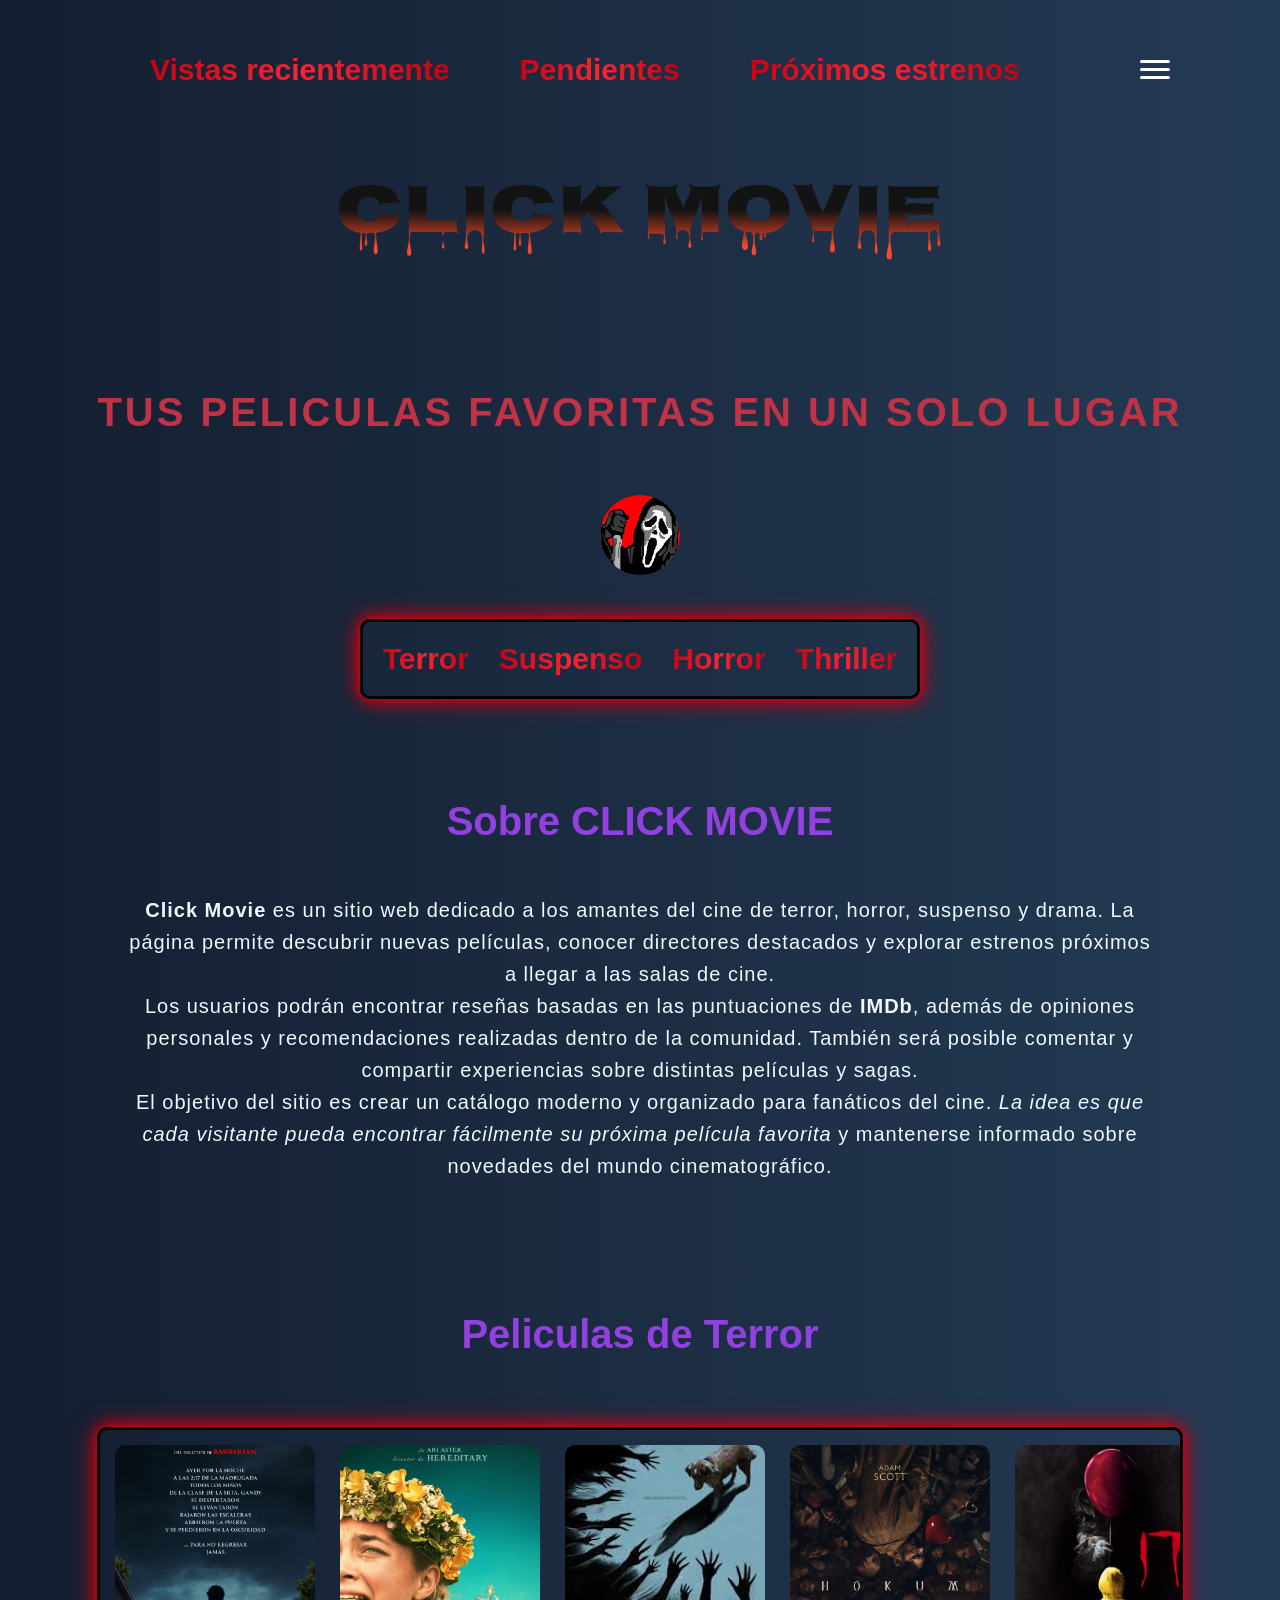
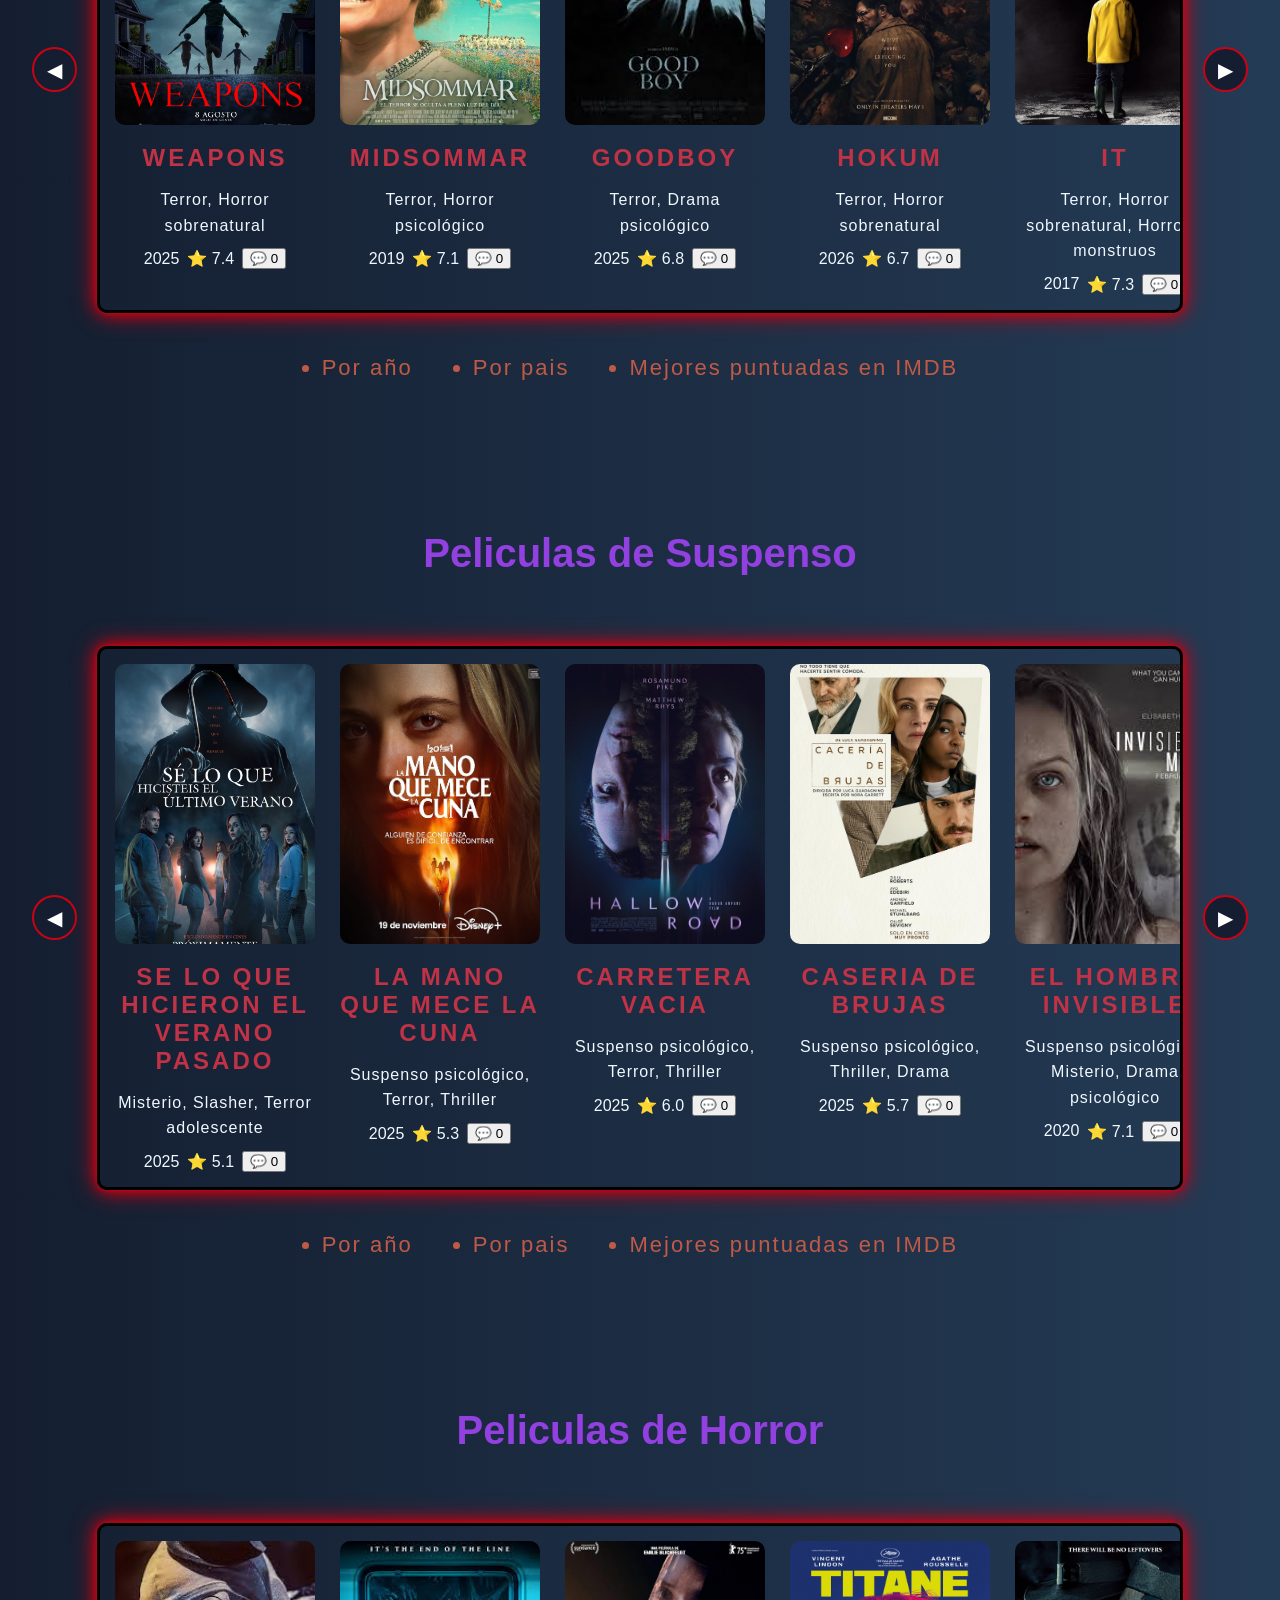
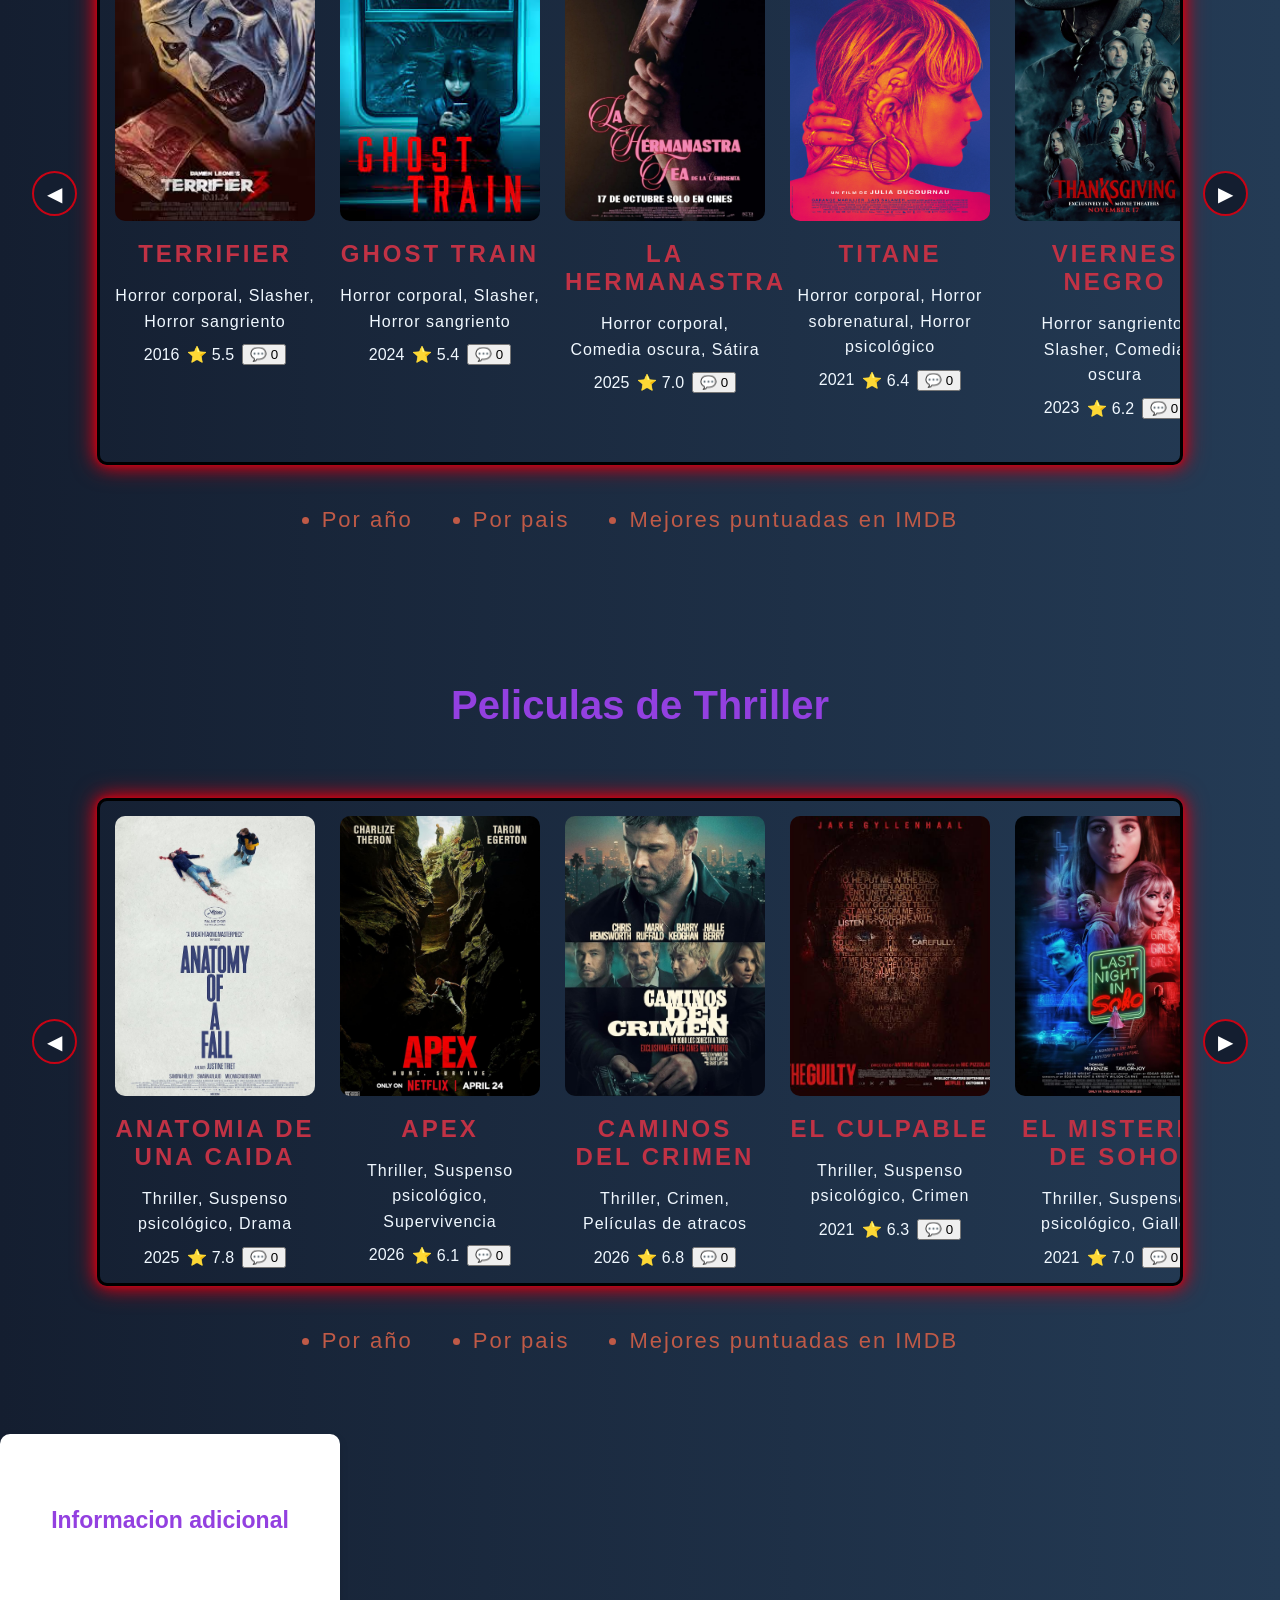
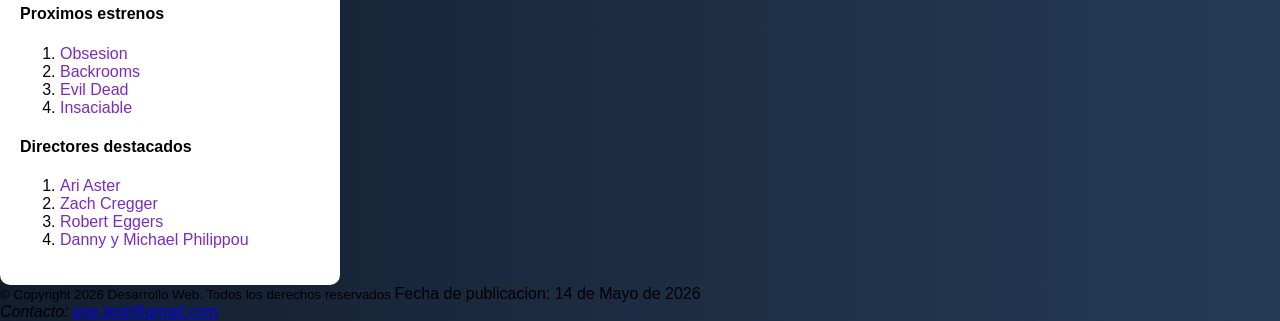
<file: index.html>
<!DOCTYPE html>
<html lang="es">
  <head>
  <meta charset="UTF-8">
  <title>Click Movie</title>
  <meta name="viewport" content="width=device-width, initial-scale=1.0">
  <!--CSS-->
  <link rel="stylesheet" href="style.css">

  <!--iCONO FAVICON-->
<link rel="shortcut icon" href="assets/iconofavicon.png">

<!--GOOGLE FONT-->
<link rel="preconnect" href="https://fonts.googleapis.com">
<link rel="preconnect" href="https://fonts.gstatic.com" crossorigin>
<link href="https://fonts.googleapis.com/css2?family=Nosifer&display=swap" rel="stylesheet">

  </head>
 <body>

  <!--CABECERA DE PAGINA-->
  <header>
    <nav class="nav-principal">

    <ul>
        <li>
            <a href="recientes.html">Vistas recientemente</a>
        </li>

        <li>
            <a href="pendientes.html">Pendientes</a>
        </li>

        <li>
    <a href="proximos-estrenos.html">Próximos estrenos</a>
    </li>

    </ul>

    <button class="menu-hamburguesa" aria-label="Abrir menú">
        <span></span>
        <span></span>
        <span></span>
    </button>
    
    </nav>

    <h1>CLICK MOVIE</h1>
      <h2> tus peliculas favoritas en un solo lugar</h2>
      <div class="ghostface-conteiner"> 
      <img
      src="img/GhostFace.jpg"
      alt="Ghost Face"
      class="ghostface"
      >
<nav class="nav-generos">
      <ul>
        <li><a href="#Terror">Terror</a></li>
        <li><a href="#Suspenso">Suspenso</a></li>
        <li><a href="#Horror">Horror</a></li>
        <li><a href="#Thriller">Thriller</a></li>
      </ul>
    </nav>

  </header>
<main> 
   <section>
    <article>
      <header> 
        <h3> Sobre CLICK MOVIE</h3>
      </header>
      <p>
        <strong>Click Movie</strong> es un sitio web dedicado a los amantes del cine de
      terror, horror, suspenso y drama. La página permite descubrir nuevas
      películas, conocer directores destacados y explorar estrenos próximos
      a llegar a las salas de cine.
      </p>
      <p>
        Los usuarios podrán encontrar reseñas basadas en las puntuaciones de
      <strong>IMDb</strong>, además de opiniones personales y recomendaciones
      realizadas dentro de la comunidad. También será posible comentar y
      compartir experiencias sobre distintas películas y sagas.
    </p>
    <p>
      El objetivo del sitio es crear un catálogo moderno y organizado para
      fanáticos del cine. <em>La idea es que cada visitante pueda encontrar
      fácilmente su próxima película favorita</em> y mantenerse informado sobre
      novedades del mundo cinematográfico.
    </p>
    </article>
   </section>
       
    
  <section id="Terror">

        <header>
      <h3>Peliculas de Terror</h3>
      </header>


    <div class="posters">

      <!--BOTON ANTERIOR-->

      <button class="btn-carrusel anterior" type="button">
         ◀
      </button>

      <!--CARRUSEL-->
      <div class="carousel"> 

       <!--CARDS DE TERROR-->
       <article class="card-pelicula"  data-pelicula="Weapons">
       
        <img 
           src="img/weapons.jpg"
           alt="Poster de la pelicula Weapons"
          >

          <h2>Weapons</h2>

          <p class="datos-pelicula">
            Terror, Horror sobrenatural
          </p>

          <div class="info-pelicula">
            <span>2025</span>
            <span>⭐ 7.4</span>

            <button class="btn-comentarios" type="button">
              💬 0
            </button>

          </div>

       </article>


       <article class="card-pelicula" data-pelicula="Midsommar">

      
      <img
      src="img/midsommar.jpg"
      alt="Poster de la pelicula Midsommar"
      >

      <h2>Midsommar</h2>

      <p class="datos-pelicula">
        Terror, Horror psicológico
      </p>

      <div class="info-pelicula">
         <span>2019</span>
        <span>⭐ 7.1</span>

        <button class="btn-comentarios" type="button">
           💬 0
        </button>

      </div>

       </article>

       <article class="card-pelicula" data-pelicula="Goodboy">

      <img
      src="img/goodboy.jpg"
      alt="Poster de la pelicula goodboy"
      >

      <h2>Goodboy</h2>

      <p class="datos-pelicula">
        Terror, Drama psicológico
      </p>

      <div class="info-pelicula">
         <span>2025</span>
        <span>⭐ 6.8</span>

        <button class="btn-comentarios" type="button">
           💬 0
        </button>
      </div>
       </article>

      
<article class="card-pelicula" data-pelicula="Hokum">
 
  
      <img
      src="img/hokum.jpg"
      alt="Poster de la pelicula hokum"
      >

      <h2>Hokum</h2>

      <p class="datos-pelicula">
        Terror, Horror sobrenatural
      </p>

      <div class="info-pelicula">
         <span>2026</span>
        <span>⭐ 6.7</span>

        <button class="btn-comentarios" type="button">
           💬 0
        </button>
      </div>
       </article>
      
<article class="card-pelicula" data-pelicula="It">
 
        <img
      src="img/IT2017.jpg"
      alt="Poster de la pelicula IT"
      >

      <h2>It</h2>

      <p class="datos-pelicula">
        Terror, Horror sobrenatural, Horror y monstruos
      </p>

      <div class="info-pelicula">
         <span>2017</span>
        <span>⭐ 7.3</span>

        <button class="btn-comentarios" type="button">
           💬 0
        </button>
      </div>
       </article>

       <article class="card-pelicula" data-pelicula="Maligno">

      
          <img
      src="img/maligno.jpg"
      alt="Poster de la pelicula maligno"
     >
      
      <h2>Maligno</h2>

      <p class="datos-pelicula">
        Terror, Horror sobrenatural, Horror y monstruos
      </p>

      <div class="info-pelicula">
         <span>2021</span>
        <span>⭐ 6.2</span>

        <button class="btn-comentarios" type="button">
           💬 0
        </button>
      </div>
       </article>

       <article class="card-pelicula" data-pelicula="Nosferatu">

        <img
      src="img/nosferatu.jpg"
      alt="Poster de la pelicula nosferatu"
      >
      
      <h2>Nosferatu</h2>

      <p class="datos-pelicula">
        Terror, Horror sobrenatural, Horror y vampiros
      </p>

      <div class="info-pelicula">
         <span>2024</span>
        <span>⭐ 7.1</span>

        <button class="btn-comentarios" type="button">
           💬 0
        </button>
      </div>
       </article>

<article class="card-pelicula" data-pelicula="Obsession">

        <img
      src="img/obsession.jpg"
      alt="Poster de la pelicula obsession"
      >

      <h2>Obsession</h2>

      <p class="datos-pelicula">
        Terror, Horror sobrenatural, Suspenso psicológico
      </p>

      <div class="info-pelicula">
         <span>2025</span>
        <span>⭐ 7.8</span>

        <button class="btn-comentarios" type="button">
           💬 0
        </button>
      </div>
       </article>
      
       <article class="card-pelicula" data-pelicula="Pecadores">

         <img
      src="img/pecadores.jpg"
      alt="Poster de la pelicula pecadores"
     >
      
     <h2>Pecadores</h2>

      <p class="datos-pelicula">
        Terror, Horror folclórico, Horror y vampiros
      </p>

      <div class="info-pelicula">
         <span>2025</span>
        <span>⭐ 7.5</span>

        <button class="btn-comentarios" type="button">
           💬 0
        </button>
      </div>
       </article>

       <article class="card-pelicula" data-pelicula="Scream 7">

          <img
      src="img/scream7.jpg"
      alt="Poster de la pelicula scream7"
      >
     
       <h2>Scream 7</h2>

      <p class="datos-pelicula">
        Terror, Slasher, Misterio
      </p>

      <div class="info-pelicula">
         <span>2026</span>
        <span>⭐ 5.5</span>

        <button class="btn-comentarios" type="button">
           💬 0
        </button>
      </div>
       </article>

        <article class="card-pelicula" data-pelicula="The Medium">

        <img
      src="img/themedium.jpg"
      alt="Poster de la pelicula The Medium"
      >

      <h2>The Medium</h2>

      <p class="datos-pelicula">
        Terror, Horror folclórico, Horror sobrenatural
      </p>

      <div class="info-pelicula">
         <span>2021</span>
        <span>⭐ 6.5</span>

        <button class="btn-comentarios" type="button">
           💬 0
        </button>
      </div>
       </article>

        <article class="card-pelicula" data-pelicula="The Witch">

      <img
      src="img/thewitch.jpg"
      alt="Poster de la pelicula the Witch"
      >
      
      <h2>The Witch</h2>

      <p class="datos-pelicula">
        Terror, Fantasia sobrenatural, Drama psicológico
      </p>

      <div class="info-pelicula">
         <span>2015</span>
        <span>⭐ 7.0</span>

        <button class="btn-comentarios" type="button">
           💬 0
        </button>
      </div>
       </article>

       <article class="card-pelicula" data-pelicula="Togheter">

          <img
      src="img/togheter.jpg"
      alt="Poster de la pelicula Togheter"
     >
      
     <h2>Togheter</h2>

      <p class="datos-pelicula">
        Terror, Horror psicológico, Horror corporal
      </p>

      <div class="info-pelicula">
         <span>2025</span>
        <span>⭐ 6.7 </span>

        <button class="btn-comentarios" type="button">
           💬 0
        </button>
      </div>
       </article>

     </div>
      
     <!--BOTON SIGUIENTE-->
<button class="btn-carrusel siguiente" type="button">
    ▶
</button>

    </div>
      
      <!--agregar en CSS margin-bottom: 20px-->
      <ul class="filtros"> 
        <li> Por año </li>
        <li> Por pais</li>
        <li> Mejores puntuadas en IMDB</li>
      </ul>
    </section>

    <section id="Suspenso">
      
        <header>
      <h3>Peliculas de Suspenso</h3>
      </header>

      <div class="posters">

        <!--BOTON ANTERIOR-->
<button class="btn-carrusel anterior" type="button">
     ◀
</button>

<!--CARRUSEL-->
        <div class="carousel"> 

          <!--TODAS LAS CARDS DE SUSPENSO-->

     <article class="card-pelicula" data-pelicula="Se lo que hicieron el verano pasado">

      <img
      src="img/slqhevp.jpg"
      alt="Poster de Se lo que hicieron el verano pasado"
       >
      
      <h2>Se lo que hicieron el verano pasado</h2>

      <p class="datos-pelicula">
        Misterio, Slasher, Terror adolescente
      </p>

      <div class="info-pelicula">
         <span>2025</span>
        <span>⭐ 5.1</span>

        <button class="btn-comentarios" type="button">
           💬 0
        </button>
      </div>
       </article>

<article class="card-pelicula" data-pelicula="La mano que mece la cuna">


      <img
      src="img/mqmlc.jpg"
      alt="Poster de La mano que mece la cuna"
      >

       <h2>La mano que mece la cuna</h2>

      <p class="datos-pelicula">
        Suspenso psicológico, Terror, Thriller
      </p>

      <div class="info-pelicula">
         <span>2025</span>
        <span>⭐ 5.3</span>

        <button class="btn-comentarios" type="button">
           💬 0
        </button>
      </div>
       </article>

<article class="card-pelicula" data-pelicula="Carretera Vacia">

      <img
      src="img/carretera-vacia.jpg"
      alt="Poster de carretera-vacia"
     >

     <h2>Carretera Vacia</h2>

      <p class="datos-pelicula">
        Suspenso psicológico, Terror, Thriller
      </p>

      <div class="info-pelicula">
         <span>2025</span>
        <span>⭐ 6.0</span>

        <button class="btn-comentarios" type="button">
           💬 0
        </button>
      </div>
       </article>

       <article class="card-pelicula" data-pelicula="Caseria de Brujas">
      
      <img
      src="img/caseria-de-brujas.jpg"
      alt="Poster de caseria-de-brujas"
      >
      
      <h2>Caseria de Brujas</h2>

      <p class="datos-pelicula">
        Suspenso psicológico, Thriller, Drama
      </p>

      <div class="info-pelicula">
         <span>2025</span>
        <span>⭐ 5.7 </span>

        <button class="btn-comentarios" type="button">
           💬 0
        </button>
      </div>
       </article>

<article class="card-pelicula" data-pelicula="El Hombre Invisible">
      
      <img
      src="img/el-hombre-invisible.jpg"
      alt="Poster de el-hombre-invisible"
      >
      
      <h2>El Hombre Invisible</h2>

      <p class="datos-pelicula">
        Suspenso psicológico, Misterio, Drama psicológico
      </p>

      <div class="info-pelicula">
         <span>2020</span>
        <span>⭐ 7.1 </span>

        <button class="btn-comentarios" type="button">
           💬 0
        </button>
      </div>
       </article>

<article class="card-pelicula" data-pelicula="Huye">

      <img
      src="img/huye.jpg"
      alt="Poster de huye"
      >
      
      <h2>Huye</h2>

      <p class="datos-pelicula">
        Suspenso, Misterio, Horror psicológico
      </p>

      <div class="info-pelicula">
         <span>2017</span>
        <span>⭐ 7.8 </span>

        <button class="btn-comentarios" type="button">
           💬 0
        </button>
      </div>
       </article>

       <article class="card-pelicula" data-pelicula="La Empleada">

      <img
      src="img/la-empleada.jpg"
      alt="Poster de la-empleada"
     >

      <h2>La Empleada</h2>

      <p class="datos-pelicula">
        Suspenso, Suspenso psicológico, Drama
      </p>

      <div class="info-pelicula">
         <span>2025</span>
        <span>⭐ 6.7</span>

        <button class="btn-comentarios" type="button">
           💬 0
        </button>
      </div>
       </article>

       <article class="card-pelicula" data-pelicula="Longless">

      <img
      src="img/longless.jpg"
      alt="Poster de longless"
     >
     
     <h2>Longless</h2>

      <p class="datos-pelicula">
        Suspenso, Horror psicológico, Asesino en serie
      </p>

      <div class="info-pelicula">
         <span>2024</span>
        <span>⭐ 6.5</span>

        <button class="btn-comentarios" type="button">
           💬 0
        </button>
      </div>
       </article>

<article class="card-pelicula" data-pelicula="Muerte en Invierno">
      <img
      src="img/muerte-en-invierno.jpg"
      alt="Poster de muerte-en-invierno"
     >
       <h2>Muerte en Invierno</h2>

      <p class="datos-pelicula">
        Suspenso psicológico, Acción, Thriller
      </p>

      <div class="info-pelicula">
         <span>2025</span>
        <span>⭐ 6.1</span>

        <button class="btn-comentarios" type="button">
           💬 0
        </button>
      </div>
       </article>

       <article class="card-pelicula" data-pelicula="Observados">

      <img
      src="img/observados.jpg"
      alt="Poster de observados"
     >
      
     <h2>Observados</h2>

      <p class="datos-pelicula">
        Suspenso psicológico, Misterio, Horror folclórico
      </p>

      <div class="info-pelicula">
         <span>2024</span>
        <span>⭐ 5.7 </span>

        <button class="btn-comentarios" type="button">
           💬 0
        </button>
      </div>
       </article>

       <article class="card-pelicula" data-pelicula="Parpadea dos Veces">

      <img
      src="img/parpadea-dos-veces.jpg"
      alt="Poster de parpadea-dos-veces"
      >
      
      <h2>Parpadea dos Veces</h2>

      <p class="datos-pelicula">
        Suspenso psicológico, Misterio, Thriller
      </p>

      <div class="info-pelicula">
         <span>2024</span>
        <span>⭐ 6.5 </span>

        <button class="btn-comentarios" type="button">
           💬 0
        </button>
      </div>
       </article>

        <article class="card-pelicula" data-pelicula="Presence">

      <img
      src="img/presence.jpg"
      alt="Poster de presence"
      >
      
<h2>Presence</h2>

      <p class="datos-pelicula">
        Suspenso psicológico, Drama psicológico, Terror
      </p>

      <div class="info-pelicula">
         <span>2024</span>
        <span>⭐ 6.1 </span>

        <button class="btn-comentarios" type="button">
           💬 0
        </button>
      </div>
       </article>

      </div>
      
      <!--BOTON SIGUIENTE-->
      <button class="btn-carrusel siguiente" type="button">
            ▶
      </button>
      </div>

            <!--agregar en CSS margin-bottom: 20px-->
    <ul class="filtros"> 
      <li>Por año</li>
      <li>Por pais</li>
      <li>Mejores puntuadas en IMDB</li>
</ul>
</section>

<section id="Horror">
    <header>
  <h3>Peliculas de Horror</h3>
  </header>

  <div class="posters">

    <!--BOTON ANTERIOR-->
    <button class="btn-carrusel anterior" type="button">
        ◀
    </button>

    <!--CARRUSEL-->
    <div class="carousel"> 

      <!--TODAS LAS CARDS DE HORROR-->
  <article class="card-pelicula" data-pelicula="Terrifier">

     <img
  src="img/terrifier.jpg"
  alt="Poster de Terrifier 3"
  >
 
  <h2>Terrifier</h2>

      <p class="datos-pelicula">
       Horror corporal, Slasher, Horror sangriento
      </p>

      <div class="info-pelicula">
         <span>2016</span>
        <span>⭐ 5.5 </span>

        <button class="btn-comentarios" type="button">
           💬 0
        </button>
      </div>
       </article>

<article class="card-pelicula" data-pelicula="Ghost Train">

  <img
  src="img/ghost-train.jpg"
  alt="Poster de Ghost Train"
  >
  
  <h2>Ghost Train</h2>

      <p class="datos-pelicula">
       Horror corporal, Slasher, Horror sangriento
      </p>

      <div class="info-pelicula">
         <span>2024</span>
        <span>⭐ 5.4 </span>

        <button class="btn-comentarios" type="button">
           💬 0
        </button>
      </div>
       </article>

       <article class="card-pelicula" data-pelicula="La hermanastra Fea">
  
        <img
  src="img/la-hermanastra-fea.jpg"
  alt="Poster de la-hermanastra-fea"
   >
  
   <h2>La Hermanastra</h2>

      <p class="datos-pelicula">
       Horror corporal, Comedia oscura, Sátira
      </p>

      <div class="info-pelicula">
         <span>2025</span>
        <span>⭐ 7.0 </span>

        <button class="btn-comentarios" type="button">
           💬 0
        </button>
      </div>
       </article>

        <article class="card-pelicula" data-pelicula="Titane">
  
  <img
  src="img/titane.jpg"
  alt="Poster de titane"
  >
 
<h2>Titane</h2>

      <p class="datos-pelicula">
       Horror corporal, Horror sobrenatural, Horror psicológico
      </p>

      <div class="info-pelicula">
         <span>2021</span>
        <span>⭐ 6.4 </span>

        <button class="btn-comentarios" type="button">
           💬 0
        </button>
      </div>
       </article>

       <article class="card-pelicula" data-pelicula="Viernes Negro">

        <img
  src="img/viernes-negro.jpg"
  alt="Poster de viernes-negro"
   >
  
   <h2>Viernes Negro</h2>

      <p class="datos-pelicula">
       Horror sangriento, Slasher, Comedia oscura
      </p>

      <div class="info-pelicula">
         <span>2023</span>
        <span>⭐ 6.2 </span>

        <button class="btn-comentarios" type="button">
           💬 0
        </button>
      </div>
       </article>


       <article class="card-pelicula" data-pelicula="Leatherface">

  <img
  src="img/leatherface2017.jpg"
  alt="Poster de leatherface2017"
   >
 
   <h2>Leatherface</h2>

      <p class="datos-pelicula">
       Horror sangriento, Slasher, Comedia oscura
      </p>

      <div class="info-pelicula">
         <span>2017</span>
        <span>⭐ 5.0 </span>

        <button class="btn-comentarios" type="button">
           💬 0
        </button>
      </div>
       </article>


       <article class="card-pelicula" data-pelicula="La Sustancia">

  <img
  src="img/la-sustancia.jpg"
  alt="Poster de la la-sustancia"
  >
  
<h2>La Sustancia</h2>

      <p class="datos-pelicula">
       Horror corporal, Horror psicológico, Comedia oscura
      </p>

      <div class="info-pelicula">
         <span>2024</span>
        <span>⭐ 7.2 </span>

        <button class="btn-comentarios" type="button">
           💬 0
        </button>
      </div>
       </article>
       

       <article class="card-pelicula" data-pelicula="El Templo de los Huesos">

  <img
  src="img/el-templo-de-los-huesos.jpg"
  alt="Poster de el-templo-de-los-huesos"
  >
  
 <h2>El Templo de los Huesos</h2>

      <p class="datos-pelicula">
       Horror psicológico, Terror Zombie, Ciencia ficción distópica
      </p>

      <div class="info-pelicula">
         <span>2026</span>
        <span>⭐ 7.2 </span>

        <button class="btn-comentarios" type="button">
           💬 0
        </button>
      </div>
       </article>


 <article class="card-pelicula" data-pelicula="Evil Dead">
  
  <img
  src="img/evil-dead.jpg"
  alt="Poster de evil-dead"
  >

 <h2>Evil Dead</h2>

      <p class="datos-pelicula">
       Horror psicológico, Terror Zombie, Ciencia ficción distópica
      </p>

      <div class="info-pelicula">
         <span>2013</span>
        <span>⭐ 6.5 </span>

        <button class="btn-comentarios" type="button">
           💬 0
        </button>
      </div>
       </article>


       <article class="card-pelicula" data-pelicula="Te van a matar">
  
  <img
  src="img/tevanamatar.jpg"
  alt="Poster de tevanamatar"
  >
  
<h2>Te van a Matar</h2>

      <p class="datos-pelicula">
       Horror psicológico, Horror sangriento, Comedia oscura
      </p>

      <div class="info-pelicula">
         <span>2026</span>
        <span>⭐ 6.3 </span>

        <button class="btn-comentarios" type="button">
           💬 0
        </button>
      </div>
       </article>


 <article class="card-pelicula" data-pelicula="Obsession">
  
  <img
  src="img/obsession.jpg"
  alt="Poster de obsession"
  >
  
<h2>Obssesion</h2>

      <p class="datos-pelicula">
       Horror psicológico, Horror sangriento, Comedia oscura
      </p>

      <div class="info-pelicula">
         <span>2025</span>
        <span>⭐ 7.8 </span>

        <button class="btn-comentarios" type="button">
           💬 0
        </button>
      </div>
       </article>
  </div>

  <!--BOTON SIGUIENTE-->
  <button class="btn-carrusel siguiente" type="button">
        ▶
  </button>
  </div>


              <!--agregar en CSS margin-bottom: 20px-->
<ul class="filtros">
  <li>Por año</li>
  <li>Por pais</li>
  <li>Mejores puntuadas en IMDB</li>
</ul>
</section>

<section id="Thriller"> 
    <header>
  <h3>Peliculas de Thriller</h3>
  </header>
  
  <div class="posters">

    <!--BOTON ANTERIOR-->
    <button class="btn-carrusel anterior" type="button">
        ◀
    </button>

    <!--CARRUSEL-->
    <div class="carousel">

<!--TODAS LAS CARDS DE THRILLER-->
   <article class="card-pelicula" data-pelicula="Anatomia de una Caida">
    
    <img
  src="img/AnatomiaDeUnaCaida.jpg"
  alt="Poster de Anatomia de una Caida"
  >
  
<h2>Anatomia de una Caida</h2>

      <p class="datos-pelicula">
       Thriller, Suspenso psicológico, Drama
      </p>

      <div class="info-pelicula">
         <span>2025</span>
        <span>⭐ 7.8 </span>

        <button class="btn-comentarios" type="button">
           💬 0
        </button>
      </div>
       </article>


       <article class="card-pelicula" data-pelicula="Apex">

  <img
  src="img/Apex.jpg"
  alt="Poster de Apex"
  >
    
<h2>Apex</h2>

      <p class="datos-pelicula">
       Thriller, Suspenso psicológico, Supervivencia
      </p>

      <div class="info-pelicula">
         <span>2026</span>
        <span>⭐ 6.1 </span>

        <button class="btn-comentarios" type="button">
           💬 0
        </button>
      </div>
       </article>


 <article class="card-pelicula" data-pelicula="Caminos del Crimen">

  <img
  src="img/CaminosDelCrimen.jpg"
  alt="Poster de Caminos del Crimen"
  >
  
  <h2>Caminos del Crimen</h2>

      <p class="datos-pelicula">
       Thriller, Crimen, Películas de atracos
      </p>

      <div class="info-pelicula">
         <span>2026</span>
        <span>⭐ 6.8 </span>

        <button class="btn-comentarios" type="button">
           💬 0
        </button>
      </div>
       </article>


<article class="card-pelicula" data-pelicula="El Culpable">

  <img
  src="img/ElCulpable.jpg"
  alt="Poster de El Culpable"
  >
  
<h2>El Culpable</h2>

      <p class="datos-pelicula">
       Thriller, Suspenso psicológico, Crimen
      </p>

      <div class="info-pelicula">
         <span>2021</span>
        <span>⭐ 6.3 </span>

        <button class="btn-comentarios" type="button">
           💬 0
        </button>
      </div>
       </article>


       <article class="card-pelicula" data-pelicula="El Misterio de Soho">

  <img
  src="img/ElMisterioDeSoho.jpg"
  alt="Poster de El Misterio de Soho"
  >
  
<h2>El Misterio de Soho</h2>

      <p class="datos-pelicula">
       Thriller, Suspenso psicológico, Giallo
      </p>

      <div class="info-pelicula">
         <span>2021</span>
        <span>⭐ 7.0 </span>

        <button class="btn-comentarios" type="button">
           💬 0
        </button>
      </div>
       </article>


       <article class="card-pelicula" data-pelicula="Hermosa Venganza">

  <img
  src="img/HermosaVenganza.jpg"
  alt="Poster de Hermosa Venganza"
  >
  
<h2>Hermosa Venganza</h2>

      <p class="datos-pelicula">
       Thriller, Misterio, Tragedia
      </p>

      <div class="info-pelicula">
         <span>2020</span>
        <span>⭐ 7.5 </span>

        <button class="btn-comentarios" type="button">
           💬 0
        </button>
      </div>
       </article>


       <article class="card-pelicula" data-pelicula="La decisión de Partir">

  <img
  src="img/LaDecisiónDePartir.jpg"
  alt="Poster de La Decisión de Partir"
  >
  
<h2>La Decisión de Partir</h2>

      <p class="datos-pelicula">
       Thriller, Suspenso psicológico, Policia
      </p>

      <div class="info-pelicula">
         <span>2022</span>
        <span>⭐ 7.2 </span>

        <button class="btn-comentarios" type="button">
           💬 0
        </button>
      </div>
       </article>


 <article class="card-pelicula" data-pelicula="Pequeños Secretos">

  <img
  src="img/PequeñosSecretos.jpg"
  alt="Poster de Pequeños Secretos"
  >
 
 <h2>Pequeños Secretos</h2>

      <p class="datos-pelicula">
       Thriller, Policial, Suspenso psicológico
      </p>

      <div class="info-pelicula">
         <span>2021</span>
        <span>⭐ 6.3 </span>

        <button class="btn-comentarios" type="button">
           💬 0
        </button>
      </div>
       </article> 


       <article class="card-pelicula" data-pelicula="Reptile">

  <img
  src="img/Reptile.jpg"
  alt="Poster de Reptile"
  >
  
<h2>Reptile</h2>

      <p class="datos-pelicula">
       Thriller, Policial, Suspenso psicológico, Misterio
      </p>

      <div class="info-pelicula">
         <span>2023</span>
        <span>⭐ 6.8 </span>

        <button class="btn-comentarios" type="button">
           💬 0
        </button>
      </div>
       </article> 


     
      <article class="card-pelicula" data-pelicula="The Amateur">
 
  <img
  src="img/TheAmateur.jpg"
  alt="Poster de El Amateur"
   >

   <h2>The Amateur</h2>

      <p class="datos-pelicula">
       Thriller, Acción, Espias
      </p>

      <div class="info-pelicula">
         <span>2025</span>
        <span>⭐ 6.5 </span>

        <button class="btn-comentarios" type="button">
           💬 0
        </button>
      </div>
       </article> 


  <article class="card-pelicula" data-pelicula="Una Casa de Dinamita">
 
  <img
  src="img/UnaCasaLlenaDeDinamita.jpg"
  alt="Poster de Una Casa de Dinamita"
  >
  
<h2>Una Casa de Dinamita</h2>

      <p class="datos-pelicula">
       Thriller, Suspenso político, Drama
      </p>

      <div class="info-pelicula">
         <span>2025</span>
        <span>⭐ 6.4 </span>

        <button class="btn-comentarios" type="button">
           💬 0
        </button>
      </div>
       </article> 


       <article class="card-pelicula" data-pelicula="Wake up Dead Man">

  <img
  src="img/WakeUpDeadMan.jpg"
  alt="Poster de Wake Up Dead Man"
  >
  
<h2>Wake Up Dead Man</h2>

      <p class="datos-pelicula">
       Thriller, Misterio, Crimen
      </p>

      <div class="info-pelicula">
         <span>2025</span>
        <span>⭐ 7.3 </span>

        <button class="btn-comentarios" type="button">
           💬 0
        </button>
      </div>
       </article> 
       
  </div>

  <!--BOTON SIGUIENTE-->
  <button class="btn-carrusel siguiente" type="button">
          ▶
  </button>

  </div>
  
                <!--agregar en CSS margin-bottom: 20px-->

  <ul class="filtros">
    <li>Por año</li>
    <li>Por pais</li>
    <li>Mejores puntuadas en IMDB</li>
    
  </ul>
</section>

<!--aside-->
  <aside>
    <header>
        <h3>Informacion adicional</h3>
    </header>
    <h4>Proximos estrenos</h4>

    <ol>
      <li>
        <a href="https://www.imdb.com/es-es/title/tt37287335/?ref_=nv_srb_trend_title_1" target="_blank"> 
       Obsesion
        </a>
      </li>

      <li>
        <a href="https://www.imdb.com/es-es/title/tt26657236/?ref_=nv_sr_srsg_0_tt_8_nm_0_in_0_q_blackroo" target="_blank">
          Backrooms
        </a>
      </li>

      <li>
        <a href="https://www.imdb.com/es-es/title/tt31170389/?ref_=nv_sr_srsg_0_tt_8_nm_0_in_0_q_evil%20dead" target="_blank">
          Evil Dead
        </a>
       </li>

      <li>
        <a href="https://www.imdb.com/es-es/title/tt35050712/?ref_=nv_sr_srsg_0_tt_8_nm_0_in_0_q_insacia" target="_blank">
          Insaciable
        </a>
         </li>
           </ol>

    <h4>Directores destacados</h4>
    <ol> 
      <li>
        <a href="https://es.wikipedia.org/wiki/Ari_Aster" target="_blank">
            Ari Aster          
        </a>
      </li>

      <li>
        <a href="https://es.wikipedia.org/wiki/Zach_Cregger" target="_blank">
          Zach Cregger
        </a>
      </li>

      <li>
        <a href="https://es.wikipedia.org/wiki/Robert_Eggers" target="_blank"> 
          Robert Eggers
        </a>
      </li>

      <li>
        <a href="https://en-wikipedia-org.translate.goog/wiki/Danny_and_Michael_Philippou?_x_tr_sl=en&_x_tr_tl=es&_x_tr_hl=es&_x_tr_pto=tc" target="_blank" >
          Danny y Michael Philippou
        </a>
      </li>
    </ol>
   
  </aside>
  

   
  </main>
  <footer>
    <!--Pie de Pagina-->
    <small>&copy; Copyright 2026 Desarrollo Web. Todos los derechos reservados </small>
    <time datetime="2026-01-01"> Fecha de publicacion: 14 de Mayo de 2026</time>
    <address id="Contact">Contacto: <a href= "mailto:eve.test@gmail.com">eve.test@gmail.com
       </a>
      </address>
  </footer>

  <script src="script-index.js"></script>

 </body>
</html>
</file>
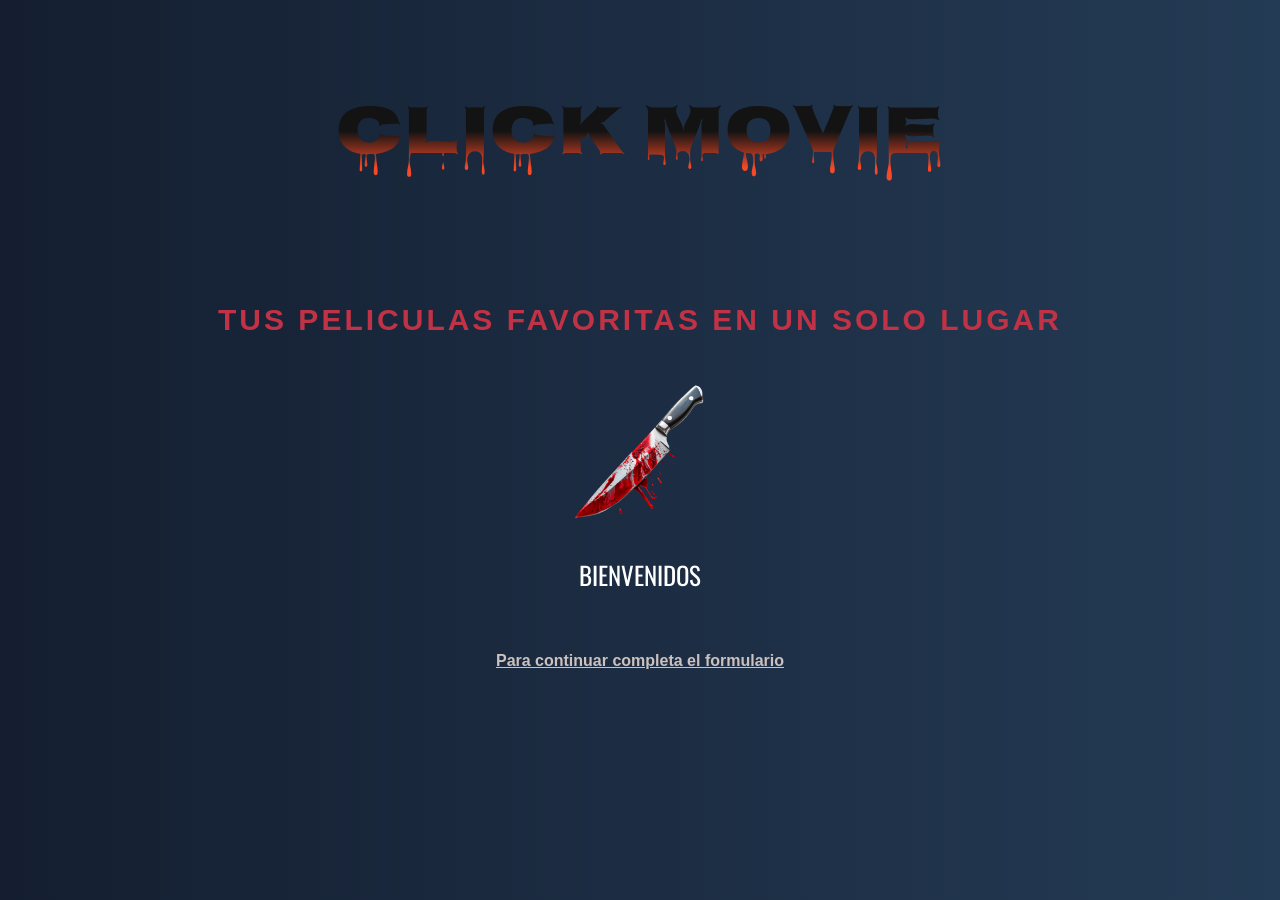
<file: index1Inicio.html>
<!DOCTYPE html>
<html lang="es">
  <head>
  <meta charset="UTF-8">
  <title>My Website</title>
  <meta name="viewport" content="width=device-width, initial-scale=1.0">
  <!--CSS-->
  <link rel="stylesheet" href="style1Inicio.css">
  <link rel="preconnect" href="https://fonts.googleapis.com">
<link rel="preconnect" href="https://fonts.gstatic.com" crossorigin>
<link href="https://fonts.googleapis.com/css2?family=Oswald:wght@200..700&display=swap" rel="stylesheet">
<link rel="preconnect" href="https://fonts.googleapis.com">
<link rel="preconnect" href="https://fonts.gstatic.com" crossorigin>
<link href="https://fonts.googleapis.com/css2?family=Nosifer&display=swap" rel="stylesheet">
  <!--iCONO-->
<link rel="shortcut icon" href="assets/iconofavicon.png">
  </head>

   <!--Cabecera de pagina-->
   <body> 
  <header>
    <h1>CLICK MOVIE</h1>
    <h2> tus peliculas favoritas en un solo lugar</h2>
<nav>
</nav>
  
  <main>
    <div class="intro"> 
      <img
      src="img/knife-intro.png"
      alt="cuchillo de terror"
      class="cuchillo"
      >

    <h3 class="bienvenidos">
      BIENVENIDOS
    </h3>
    </div>

    <br>
    <p class="boton-formulario"> 
      Para continuar completa el formulario
    </p>
    </main>
 </body> 




</html>
</file>
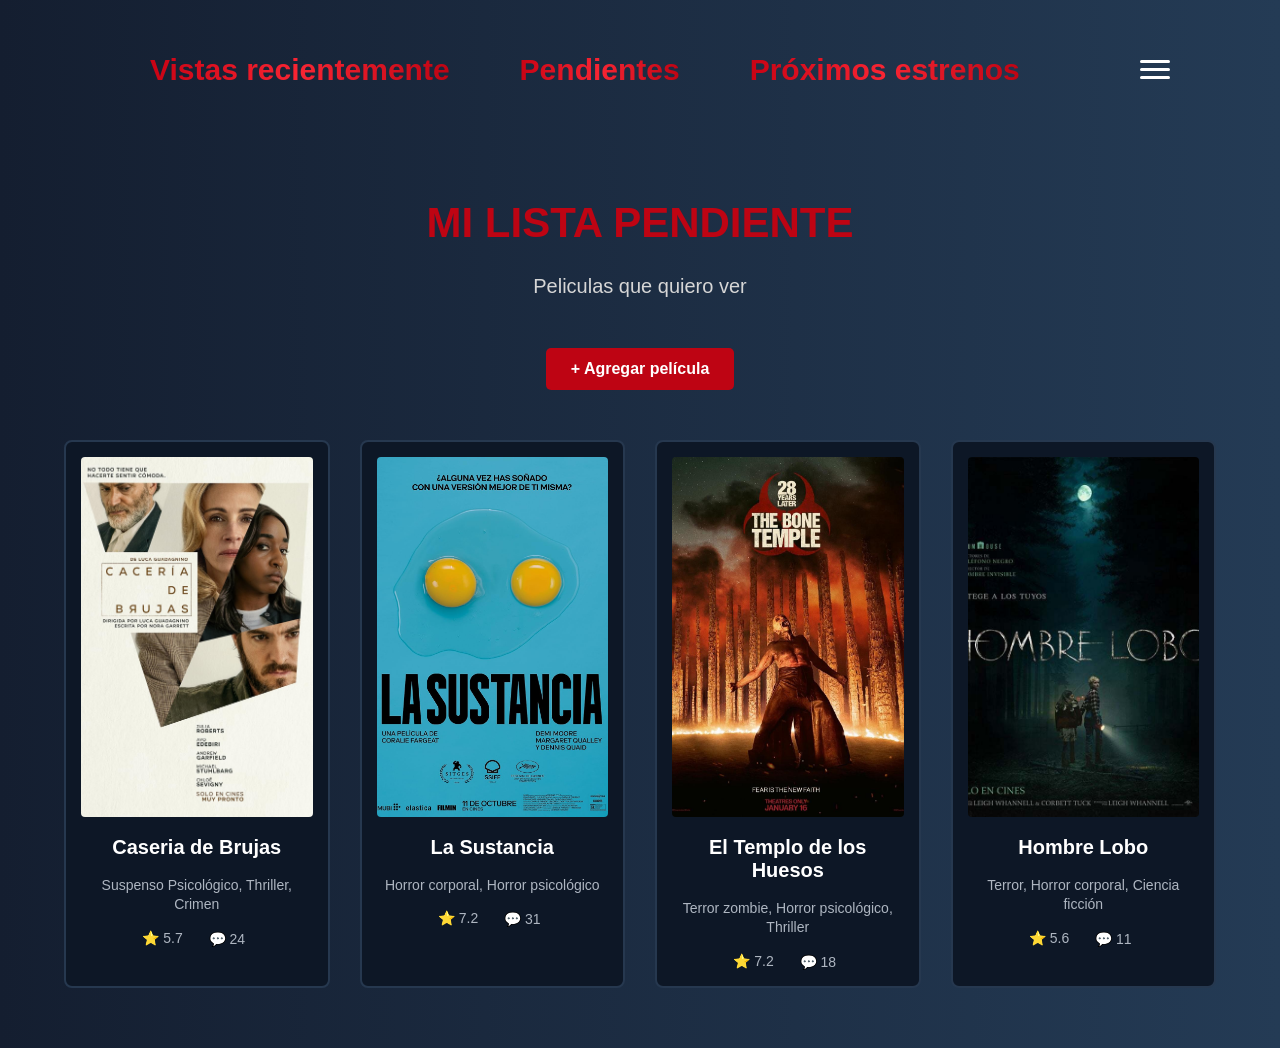
<file: pendientes.html>
<!DOCTYPE html>
<html lang="en">

<head>
  <meta charset="UTF-8">
  <meta name="viewport" content="width=device-width, initial-scale=1.0">
  <title>Click Movie - Pendientes</title>

   <!--CSS-->
  <link rel="stylesheet" href="style-pendientes.css">

  <!--iCONO FAVICON-->
<link rel="shortcut icon" href="assets/iconofavicon.png">

 <!-- Google Fonts -->
<link rel="preconnect" href="https://fonts.googleapis.com">
<link rel="preconnect" href="https://fonts.gstatic.com" crossorigin>
<link href="https://fonts.googleapis.com/css2?family=Nosifer&display=swap" rel="stylesheet">

</head>

<body>

  <!--CABECERA DE PAGINA-->

  <header>

    <nav class="nav-principal">

<ul>
  <li>
    <a href="recientes.html">Vistas recientemente</a>
  </li>

  <li>
    <a href="pendientes.html">Pendientes</a>
  </li>

  <li>
    <a href="proximos-estrenos.html">Próximos estrenos</a>
  </li>

</ul>

<button class="menu-hamburguesa" aria-label="Abrir menú">
  <span></span>
  <span></span>
  <span></span>
</button>

    </nav>

  </header>

  <!--CONTENIDO PRINCIPAL-->
    
<main class="peliculas-container">

  <h1>Mi lista Pendiente</h1>

  <p class="descripcion">
    Peliculas que quiero ver
  </p>

  <a href="index.html" class="btn-agregar">
    + Agregar película
  </a>

  <section class="grid-pelicula">

    <article class="card-pelicula" data-pelicula="CaseriadeBrujas">

      <img src="img/caseria-de-brujas.jpg" alt="Poster de Caseria de Brujas">

      <h2>Caseria de Brujas</h2>

      <p class="datos-pelicula">
        Suspenso Psicológico, Thriller, Crimen
      </p>

      <div class="info-pelicula">

       <span>⭐ 5.7</span>
       <button class="btn-comentarios" data-pelicula="CaseriadeBrujas">
         💬 24
       </button>
        
      </div>

    </article>

     <article class="card-pelicula" data-pelicula="LaSustancia">

            <img src="img/la-sustancia.jpg" alt="Poster de La Sustancia">

            <h2>La Sustancia</h2>

            <p class="datos-pelicula">
                Horror corporal, Horror psicológico
            </p>

            <div class="info-pelicula">

                <span>⭐ 7.2</span>
                 <button class="btn-comentarios" data-pelicula="LaSustancia">
                  💬 31
                 </button>
              
            </div>

        </article>

         <article class="card-pelicula" data-pelicula="ElTemplodelosHuesos">

            <img src="img/el-templo-de-los-huesos.jpg" alt="Poster de El Templo de los Huesos">

            <h2>El Templo de los Huesos</h2>

            <p class="datos-pelicula">
                Terror zombie, Horror psicológico, Thriller
            </p>

            <div class="info-pelicula">

                <span>⭐ 7.2</span>
              <button class="btn-comentarios" data-pelicula="ElTemplodelosHuesos">
              💬 18
              </button>
                
            </div>

        </article>

         <article class="card-pelicula" data-pelicula="HombreLobo">

            <img src="img/hombreLobo.jpg" alt="Poster de Hombre Lobo">

            <h2>Hombre Lobo</h2>

            <p class="datos-pelicula">
                Terror, Horror corporal, Ciencia ficción
            </p>

            <div class="info-pelicula">
                <span>⭐ 5.6</span>
                <button class="btn-comentarios" data-pelicula="HombreLobo">
                 💬 11
                </button>
                
            </div>

        </article>

      </section>

      <!---OVERLAY SINOPSIS-->
      <div class="overlay" id="overlay">
      <div class="detalle-pelicula">

        <button class="cerrar-overlay" id="cerrar-overlay">
        ✕
        </button>

        <h2 id="detalle-titulo"></h2>
        <p id="detalle-genero"></p>
        <p id="detalle-sinopsis"></p>

        <div id="detalle-info">
          <span id="detalle-rating"></span>

          <button
          class="btn-comentarios-detalle"
          id="btn-comentarios-detalle"
          type="button">
          💬 0
        </button>
        
        </div>

      </div>
      </div>

      <!--OVERLAY COMENTARIOS-->

      <div class="overlay-comentarios" id="overlay-comentarios">

        <div class="comentarios-pelicula">
          <button class="cerrar-comentarios" id="cerrar-comentarios">
              ✕
          </button>

          <h2 id="comentarios-titulo"></h2>

          <div class="lista-comentarios" id="lista-comentarios">
            
          </div>

          <div class="nuevo-comentario">
            <h3>Dejá tu comentario</h3>

            <div class="puntuacion">
              <span>Tu puntuación</span>

              <button type="button"  data-puntuacion="1" aria-label="1 estrella">★</button>
              <button type="button"  data-puntuacion="2" aria-label="2 estrellas">★</button>
              <button type="button"  data-puntuacion="3" aria-label="3 estrellas">★</button>
              <button type="button"  data-puntuacion="4" aria-label="4 estrellas">★</button>
              <button type="button"  data-puntuacion="5" aria-label="5 estrellas">★</button>

            </div>

            <textarea
            id="texto-comentario"
            placeholder="Escribí tu comentario...">
          </textarea>

          <button class="btn-publicar" id="btn-publicar">
            Publicar comentario
          </button>

          </div>
          </div>
        </div>
      

</main>

<!--SCRIPT OVERLAY-->
<script src="script-pendientes.js"></script>


</body>


</html>
</file>
<file: style.css>
body{
   font-family: Verdana, Geneva, Tahoma, sans-serif;
   background: linear-gradient(to right, #141e30, #243b55);
   margin: 0;
   padding: 0;
}

header{
   text-align: center;
   padding: 30px;
}


h1{

  font-family: "Nosifer", sans-serif;
 
  font-size: 70px;
  margin-bottom: 80px;

  text-align: center;
  text-transform: uppercase;

  font-weight: 400;

  text-decoration:underline;
  text-decoration-thickness: 3px;

    position: relative;
    display: inline-block;
   background: linear-gradient(to bottom, #141313 45%, #F54927 75% );

   background-clip: text;
   -webkit-background-clip: text;

   color: transparent;
   -webkit-text-fill-color: transparent;
}


h2{
  font-size: 40px;
  font-family: Verdana, Geneva, Tahoma, sans-serif;
  text-transform: uppercase;
  text-align: center;
  color: rgb(192, 50, 69);
  letter-spacing: 3px; 
  margin-bottom: 60px;
}


@keyframes ghostface-conteiner {
  from{
    transform: translateX(-500px) rotate(0deg);
  }
  to{
    transform: translateX(500px) rotate(360deg);
  }
}

.ghostface {
  animation: ghostface-conteiner 5s ease-in-out infinite alternate;
  width: 80px;
  height: 80px;
  border-radius: 50%;
  object-fit: cover;
}


p{
  font-size: 20px;
  font-family: 'Franklin Gothic Medium', 'Arial Narrow', Arial, sans-serif;
  text-align: center;
  color: aliceblue;
  letter-spacing: 1px;
  line-height: 1.6;
  width: 80%;
  margin: auto;
}

.nav-generos ul{
   list-style: none;
   display: flex;
   justify-content: center;
   gap: 30px;
   border: 3px solid black;
   border-radius: 10px;
   padding: 20px;
   width: fit-content;
   margin: 0 auto;
   margin-top: 40px;
   box-shadow:  0 0 5px #C90314, 0 0 15px #C90314, 0 0 25px #C90314;
}

.nav-principal {
  
    display: flex;
    justify-content: space-between;
    align-items: center;

    width: 100%;
    padding: 20px 70px;

    box-sizing: border-box;
}

.nav-principal ul {
    display: flex;
    gap: 70px;
    list-style: none;
    margin: 0 0 0 50px;
    padding: 0;
}

 
  nav a{
color: #BE0413;
  font-size: 30px;
  font-weight: bold;
  font-family: 'Franklin Gothic Medium', 'Arial Narrow', Arial, sans-serif;
  background: linear-gradient(to right,  #C90314, #F82533, #BE0413);
  background-clip: text;
  -webkit-background-clip: text;
  -webkit-text-fill-color: transparent;
  }

  .menu-hamburguesa {
    
    display: flex;
    flex-direction: column;
    gap: 5px;

    background: none;
    border: none;
    padding: 10px;

    cursor: pointer;
}

.menu-hamburguesa span {
    display: block;
    width: 30px;
    height: 3px;

    background-color: white;
    border-radius: 5px;
}
  

 section{
   margin-bottom: 60px;
}

section h3{
  font-size: 40px;
  font-family: 'Franklin Gothic Medium', 'Arial Narrow', Arial, sans-serif;
  text-align:center;
  color: rgb(147, 64, 224);
  letter-spacing: normal;
  margin-bottom: 20px;
}

img{
  border-radius: 10px;
}
 
figure {

  text-align: center;
  flex-shrink: 0;
}

.posters{
  display: flex;
  align-items: center;
  gap: 20px;

  width: 95%;
  max-width: 1700px;
  margin: 20px auto 0;
  }

  .posters img{
  width: 200px;
  height: 280px;
  border-radius: 10px;
  object-fit: cover;
}

  .carousel{ 
     display: flex;
     gap: 25px;
     overflow-x: auto;
     padding: 15px;
     border: 3px solid black;
     border-radius: 10px;
     box-shadow:
      0 0 5px #C90314,
      0 0 15px #C90314,
      0 0 25px #C90314;

      flex: 1;
      min-width: 0;

      scroll-behavior: smooth;
      scrollbar-width: none;  
  }

  .card-pelicula{
    flex: 0 0 200px;
    width: 200px;

    text-align: center;
  }

  .card-pelicula h2{
    font-size: 24px;
    margin: 15px 0;
  }

  .card-pelicula .datos-pelicula {
    width: auto;
    font-size: 16px;
    margin: 10px 0;
  }


  .info-pelicula {

    display: flex;
    justify-content: center;
    align-items: center;
    gap: 8px;

    font-size: 16px; 
  }

  .info-pelicula span {
    color: aliceblue;
  }

  
  .btn-carrusel {
    flex-shrink: 0;

    width: 45px;
    height: 45px;

    border: 2px solid #C90314;
    border-radius: 50%;

    background-color: #141e30;
    color: white;

    font-size: 20px;

    cursor: pointer;
  }

  .btn-carrusel:hover {
    transform: scale(1.1);
  }

figcaption{
  color: antiquewhite;
  text-align: center;
  margin: 18px;
}

 .filtros{
  display: flex;
  justify-content: center;
  gap: 60px;
  font-size: 22px;
  font-family: 'Franklin Gothic Medium', 'Arial Narrow', Arial, sans-serif;
  color: #BF5A47;
  letter-spacing: 2px;
  margin-bottom: 20px;
  padding: 20px;
  
}

table{
width: 80%;
margin: 30px auto;
border-collapse: collapse;
background-color: wheat;
color: black;
}

th{
  background-color: #7b2cbf;
  color: white;
  padding: 10px;
}

td{
  padding: 10px;
  text-align: center;
}

table, th, td{
  border: 1px solid black;
}

aside{
   background-color: white;
   padding: 20px;
   border-radius: 10px;
   width: 300px;
   box-shadow: 0px 4px 10px rgba(0,0,0,0.1);
}

aside a{
  color: #7b2cbf;
  text-decoration: none;
  transition: 0.3s;
}
aside a:hover{
color: hotpink;
text-decoration: underline;
}

aside h3{
  font-size: 23px;
  font-family: 'Franklin Gothic Medium', 'Arial Narrow', Arial, sans-serif;
  text-align:center;
  color: rgb(147, 64, 224);
  letter-spacing: normal;
  margin-bottom: 20px;
}
</file>
<file: style1Inicio.css>
body{
   font-family: Verdana, Geneva, Tahoma, sans-serif;
   background: linear-gradient(to right, #141e30, #243b55);
   margin: 0;
   padding: 0;
}

header{
   text-align: center;
   padding: 30px;
}

h1{
  font-family: "Nosifer", sans-serif;
 
  font-size: 70px;
  margin-bottom: 80px;

  text-align: center;
  text-transform: uppercase;

  font-weight: 400;

  text-decoration:underline;
  text-decoration-thickness: 3px;

    position: relative;
    display: inline-block;
    background: linear-gradient(to bottom, #141313 45%, #F54927 75% );

   background-clip: text;
   -webkit-background-clip: text;

   color: transparent;
   -webkit-text-fill-color: transparent;
}

h2{
  font-size: 30px;
  font-family: Verdana, Geneva, Tahoma, sans-serif;
  text-transform: uppercase;
  text-align: center;
  color: rgb(192, 50, 69);
  letter-spacing: 3px; 
  margin-bottom: 40px;
}


@keyframes aparecer {
  from {
    opacity: 0;
    transform: translateY(-30px);
  }
  to {
    opacity: 1;
    transform: translateY(0);
  }
}

h3{
  animation: aparecer 2s;
  font-size: 40px;
  font-family: "Oswald", sans-serif;
  font-optical-sizing: auto;

  text-align: center;
  font-weight: 400;
  font-style: normal;
  color: #ffff;
  text-shadow: 0 0 10px yellow
  0 0 20px yellow
  0 0 40px yellow
  0 0 80px yellow
}

@keyframes bajarCuchillo{
  from{
    transform: translateY(-500px);
  }
  to{
    transform: translateY(0px);
  }
}

@keyframes aparecerTexto{
  from{
    opacity: 0;
  }
  to{
    opacity: 1;
  }
}

.cuchillo{
  width: 150px;
  animation: bajarCuchillo 2s ease-out;
  }

  .bienvenidos{
    opacity: 0;
    animation: aparecerTexto 1s forwards;
    animation-delay: 2.2s;
    font-size: 25px;
  }

.boton-formulario{
  font-family: 'Franklin Gothic Medium', 'Arial Narrow', Arial, sans-serif;
  font-size: 16px;
  font-weight: bold;
  color: #CCC1BE;
  text-decoration-line: underline;
}

.boton-formulario:hover{
  color: #F54927;
}
</file>
<file: style-pendientes.css>
/* ESTILOS GENERALES*/

body{
   font-family: Verdana, Geneva, Tahoma, sans-serif;
   background: linear-gradient(to right, #141e30, #243b55);
   margin: 0;
   padding: 0;
}

header{
   text-align: center;
   padding: 30px;
}

/*NAVBAR*/

.nav-principal {
  
    display: flex;
    justify-content: space-between;
    align-items: center;

    width: 100%;
    padding: 20px 70px;

    box-sizing: border-box;
}

.nav-principal ul {
    display: flex;
    gap: 70px;
    list-style: none;
    margin: 0 0 0 50px;
    padding: 0;
}

 
  nav a{
color: #BE0413;
  font-size: 30px;
  font-weight: bold;
  font-family: 'Franklin Gothic Medium', 'Arial Narrow', Arial, sans-serif;
  background: linear-gradient(to right,  #C90314, #F82533, #BE0413);
  background-clip: text;
  -webkit-background-clip: text;
  -webkit-text-fill-color: transparent;
  }

  /*BOTON HAMBURGUESA*/

  .menu-hamburguesa {
    
    display: flex;
    flex-direction: column;
    gap: 5px;

    background: none;
    border: none;
    padding: 10px;

    cursor: pointer;
}

.menu-hamburguesa span {
    display: block;
    width: 30px;
    height: 3px;

    background-color: white;
    border-radius: 5px;
}

/*CONTENIDO PRINCIPAL*/

.peliculas-container{
    width: 90%;
    max-width: 1400%;

    margin: 60px auto;
}


/*TITULO*/

.peliculas-container h1{
    text-align: center;

    color: #BE0413;
    font-size: 42px;
    font-weight: bold;
    text-transform: uppercase;

    font-family: 'Franklin Gothic Medium', 'Arial Narrow', Arial, sans-serif;

}

.descripcion {
    text-align: center;

    margin-top: 15px;
    margin-bottom: 50px;

    font-size: 20px;
    color: #d6d6d6;

}

/*GRID DE PELICULAS*/

.grid-pelicula {
    display: grid;

    grid-template-columns: repeat(4, 1fr);

    gap: 30px;
}

/*CARD*/

.card-pelicula {
    background-color: #0d1726;

    border: 2px solid #26384f;
    border-radius: 8px;

    padding: 15px;

    text-align: center;
    transition: transform 0.3s ease, border color 0.3s ease;
}

/* EFECTO AL PASAR EL MOUSE*/

.card-pelicula :hover {
transform: translateY(-8px);
border-color: #BE0413;
}

/*POSTER*/

.card-pelicula img{
    width: 100%;
    height: 360px;

    object-fit: cover;

    border-radius: 4px;
}

/*TITULO DE LA PELICULA*/

.card-pelicula h2{
   margin-top: 15px;

   color: #ffffff;

   font-size: 20px;
}

/*GENEROS*/

.datos-pelicula {
    margin-top: 10px;

    color: #aeb6c1;

    font-size: 14px;
    line-height: 1.4;
}

/*INFORMACION*/
.info-pelicula{
    display: flex;
    justify-content: center;
    gap: 20px;

     color: #aeb6c1;

    margin-top: 15px;

    font-size: 14px;
}

/* + AGREGAR PELICULA*/

.btn-agregar{
    display: block;
    width: fit-content;

    margin: 0 auto 50px;
    padding: 12px 25px;

    background-color: #BE0413;
    color: white;

    text-decoration: none;
    font-weight: bold;

    border-radius: 5px;

    transition: background-color 0.3s ease;
    transform: 0.3s ease;

}

.btn-agregar:hover{
    background-color: #F82533;
    transform: translateY(-3px);
}

/*OVERLAY */

.overlay {
    display: none;

    position: fixed;
    top: 0;
    left: 0;

    width: 100%;
    height: 100%;

    background-color: rgba(0, 0, 0, 0.75);

    justify-content: center;
    align-items: center;

    z-index: 1000;
}

/*DETALLE DE PELICULA*/

.detalle-pelicula{
    position: relative;

    width: 500px;
    max-width: 90%;

    padding: 40px;

    background-color: #14243a;

    border: 2px solid #BE0413;
    border-radius: 10px;

    box-shadow: 0 0 30px rgba(190, 4, 19, 0.5);

}

/*BOTON CERRAR*/

.cerrar-overlay{
    position: absolute;

top: 15px;
right: 20px;

background: none;
border: none;

color: white;

font-size: 25px;

cursor: pointer;
}

/*INFORMACION*/

.detalle-pelicula h2{
    margin-bottom: 15px;

    color: #BE0413;

    font-size: 32px;
}

.detalle-pelicula p {
    margin-bottom: 20px;

    line-height: 1.6;
}

#detalle-genero{
    color: #bfc7d2;

}

#detalle-sinopsis{
    color: white;
}

/*BOTON COMENTARIOS*/

.btn-comentarios {
    background: none;
    border: none;

    color: inherit;

    font-size: inherit;
    font-family: inherit;

    cursor: inherit;
}

.btn-comentarios:hover {
    color: #BE0413;
}

/*OVERLAY COMENTARIOS*/

.overlay-comentarios {
    display: none;

    position: fixed;
    top: 0;
    left: 0;

    width: 100%;
    height: 100%;

    background-color: rgba(0, 0, 0, 0.75);

    justify-content: center;
    align-items: center;

    z-index: 1001;

}

/*VENTANA COMENTARIOS*/

.comentarios-pelicula {

    position: relative;

    width: 600px;
    max-width: 90%;
    max-height: 85vh;


    padding: 40px;
    padding-bottom: 60px;

    background-color: #14243a;

    border: 2px solid #BE0413;
    border-radius: 10px;

    box-shadow: 0 0 30px rgba(190, 4, 19, 0.5);

    box-sizing: border-box;

    display: flex;
    flex-direction: column;
}

/*TITULO*/

.comentarios-pelicula h2{
    margin-bottom: 25px;

    color: #BE0413;

    font-size: 30px;
}

.lista-comentarios {
    width: 100%;
    max-height: 300px;
    
    overflow-y: auto;

    padding-right: 10px;
    box-sizing: border-box;

    align-self: stretch;
}



/*CERRAR*/

.cerrar-comentarios {
    position:absolute;

    top: 15px;
    right: 20px;

    background: none;
    border: none;

    color: white;

    font-size: 25px;

cursor: pointer;

}

/*COMENTARIOS*/

.comentario {

    width: 100%;
    box-sizing: border-box;

    padding: 15px;
    margin-bottom: 15px;

    background-color: #0d1726;

    border-left: 3px solid #BE0413;
    border-radius: 5px;
}

.comentario strong {
    display: block;

    margin-bottom: 5px;

    color: #f5f5f5;
}

.comentario span {
    display: block;

    margin-bottom: 8px;
}

.comentario p {
    color:#d6d6d6;
}



/*NUEVO COMENTARIO*/

.nuevo-comentario {
    margin-top: 30px;
}

.nuevo-comentario h3{

    margin-bottom: 15px;
    color: #f5f5f5;
}

/*PUNTUACION*/

.puntuacion {
    display: flex;
    align-items: center;
    gap: 10px;

    margin-bottom: 15px;

    color: #f5f5f5;
}

.puntuacion button {
    background: none;
    border: none;

    color: #555f6f;

    cursor: pointer;

    font-size: 24px;
    padding: 0 2px;
}

.puntuacion button.seleccionada {
    color: #f5c518;
}

.puntuacion button:hover {

    color: #f5c518;
}



.puntuacion button:focus {
    outline: 2px solid #f5c518;
    outline-offset: 2px;
}



/*TEXTAREA*/

#texto-comentario {
    width: 100%;
    min-height: 100px;

    padding: 12px;
    box-sizing: border-box;

    resize: vertical;
    background-color: #0d1726;

    border: 1px solid #26384f;
    border-radius: 5px;

    color: white;

    font-family: inherit;
}

#texto-comentario::placeholder {
    color: #8d98a8;
}

/*PUBLICAR*/

.btn-publicar {
    margin-top: 15px;
    padding: 10px 20px;

    background-color: #BE0413;

    border: none;
    border-radius: 5px;

    color: white;

    font-weight: bold;

    cursor: pointer;

}

.btn-publicar:hover {

    background-color: #F82533;
}
</file>
